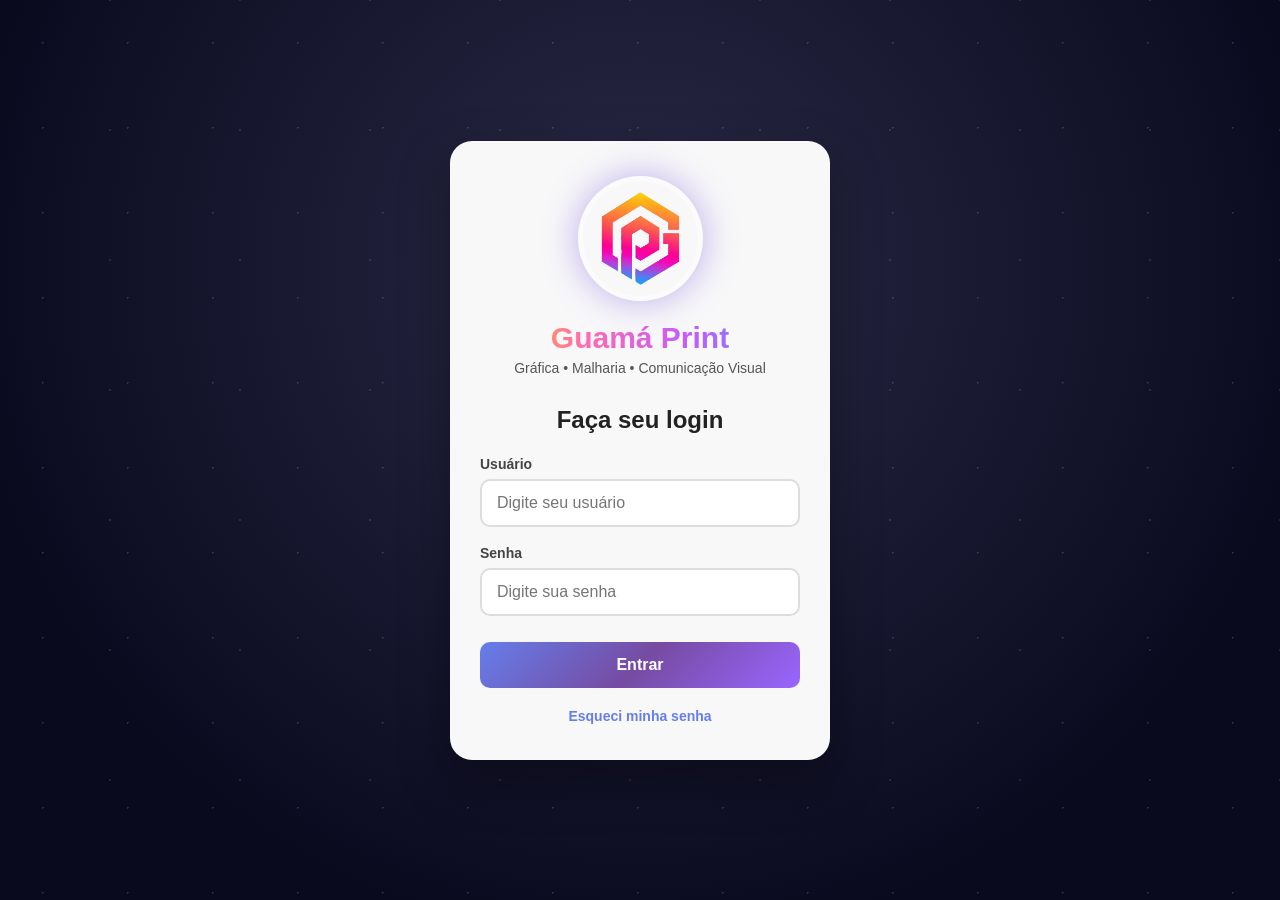
<file: index.html>
<!DOCTYPE html>
<html lang="pt-BR">

<head>
  <meta charset="UTF-8" />

  <meta
    name="viewport"
    content="width=device-width, initial-scale=1.0"
  />

  <title>Guamá Print - Login</title>

  <!-- CSS EXTERNO -->
  <link rel="stylesheet" href="style.css" />
</head>

<body>

  <div class="login-container">

    <!-- LOGO -->
    <div class="logo-circle">

      <!--
        TROQUE O CAMINHO DA IMAGEM ABAIXO
        PELO CAMINHO DA SUA LOGO
      -->

      <img
        src="logo.png"
        alt="Logo Guamá Print"
        class="logo-img"
      />

    </div>

    <!-- TEXTO -->
    <div class="company-name">
      Guamá Print
    </div>

    <p class="subtitle">
      Gráfica • Malharia • Comunicação Visual
    </p>

    <h1>
      Faça seu login
    </h1>

    <!-- FORM -->
    <form id="loginForm">

      <div class="input-group">

        <label for="usuario">
          Usuário
        </label>

        <input
          type="text"
          id="usuario"
          placeholder="Digite seu usuário"
          autocomplete="username"
          required
        />

      </div>

      <div class="input-group">

        <label for="senha">
          Senha
        </label>

        <input
          type="password"
          id="senha"
          placeholder="Digite sua senha"
          autocomplete="current-password"
          required
        />

      </div>

      <button
        type="submit"
        class="login-btn"
        id="loginBtn"
      >
        Entrar
      </button>

      <p
        class="error"
        id="errorMsg"
      >
        Usuário ou senha incorretos.
      </p>

      <p
        class="success"
        id="successMsg"
      >
        Login realizado com sucesso!
      </p>

    </form>

    <a
      href="#"
      class="forgot-password"
    >
      Esqueci minha senha
    </a>

  </div>

  <!-- JAVASCRIPT -->
  <script src="login.js"></script>

</body>

</html>
</file>
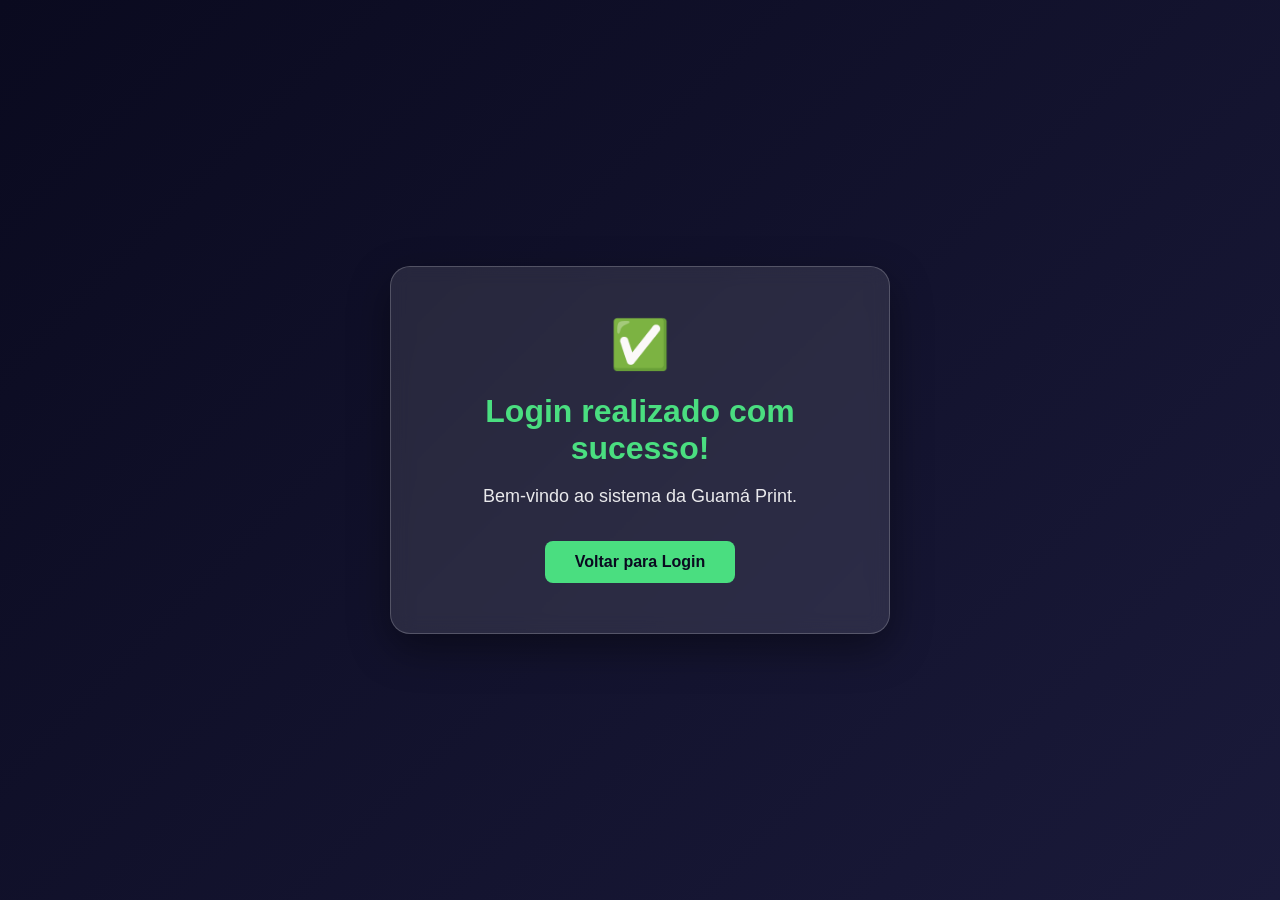
<file: dashboard.html>
<!DOCTYPE html>
<html lang="pt-BR">
<head>
  <meta charset="UTF-8">
  <meta name="viewport" content="width=device-width, initial-scale=1.0">
  <title>Guamá Print - Bem-vindo</title>
  <style>
    * { margin: 0; padding: 0; box-sizing: border-box; }

    body {
      font-family: 'Segoe UI', Tahoma, Geneva, Verdana, sans-serif;
      background: linear-gradient(135deg, #0a0a1f, #1a1a3a);
      height: 100vh;
      display: flex;
      align-items: center;
      justify-content: center;
      color: white;
      text-align: center;
      padding: 20px;
    }

    .success-container {
      background: rgba(255,255,255,0.1);
      backdrop-filter: blur(10px);
      padding: 50px 40px;
      border-radius: 20px;
      box-shadow: 0 15px 40px rgba(0, 0, 0, 0.4);
      max-width: 500px;
      border: 1px solid rgba(255,255,255,0.2);
    }

    .logo {
      font-size: 48px;
      margin-bottom: 20px;
    }

    h1 {
      font-size: 32px;
      margin-bottom: 15px;
      color: #4ade80;
    }

    p {
      font-size: 18px;
      opacity: 0.9;
      line-height: 1.6;
    }

    .btn {
      margin-top: 30px;
      padding: 12px 30px;
      background: #4ade80;
      color: #0a0a1f;
      border: none;
      border-radius: 8px;
      font-size: 16px;
      font-weight: 600;
      cursor: pointer;
    }

    .btn:hover {
      background: #22c55e;
    }
  </style>
</head>
<body>

  <div class="success-container">
    <div class="logo">✅</div>
    <h1>Login realizado com sucesso!</h1>
    <p>Bem-vindo ao sistema da Guamá Print.</p>
    <button class="btn" onclick="window.location.href='index.html'">Voltar para Login</button>
  </div>

</body>
</html>
</file>
<file: style.css>
/* =========================
   RESET
========================= */

* {
  margin: 0;
  padding: 0;
  box-sizing: border-box;
}


/* =========================
   VARIÁVEIS
========================= */

:root {
  --primary: #667eea;
  --secondary: #764ba2;
  --accent: #9966ff;

  --danger: #e74c3c;
  --success: #27ae60;

  --dark: #0a0a1f;

  --text: #222;
  --text-light: #555;

  --border: #ddd;

  --white: #ffffff;
}


/* =========================
   BODY
========================= */

body {
  font-family: 'Segoe UI', Tahoma, Geneva, Verdana, sans-serif;

  background:
    radial-gradient(
      circle at 50% 30%,
      rgba(30, 30, 60, 0.95),
      var(--dark) 75%
    );

  min-height: 100vh;

  display: flex;
  align-items: center;
  justify-content: center;

  padding: 20px;

  overflow: hidden;
  position: relative;
}


/* =========================
   FUNDO ESTRELADO
========================= */

body::before {
  content: "";

  position: absolute;
  inset: 0;

  background-image:
    radial-gradient(
      white,
      rgba(255,255,255,0.85) 1px,
      transparent 1px
    ),

    radial-gradient(
      white,
      rgba(255,255,255,0.6) 1px,
      transparent 1px
    );

  background-size:
    85px 85px,
    130px 130px;

  background-position:
    0 0,
    45px 65px;

  opacity: 0.15;

  z-index: 0;
}


/* =========================
   CONTAINER LOGIN
========================= */

.login-container {
  width: 100%;
  max-width: 380px;

  background: rgba(255,255,255,0.97);

  border-radius: 22px;

  padding: 35px 30px;

  text-align: center;

  position: relative;
  z-index: 1;

  box-shadow:
    0 20px 50px rgba(0,0,0,0.35);
}


/* =========================
   LOGO
========================= */

.logo-circle {
  width: 125px;
  height: 125px;

  margin: 0 auto 20px;

  border-radius: 50%;

  overflow: hidden;

  display: flex;
  align-items: center;
  justify-content: center;

  border: 5px solid rgba(255,255,255,0.35);

  box-shadow:
    0 0 35px rgba(120, 80, 220, 0.45);

  background: rgba(255,255,255,0.08);
}


/* IMAGEM DA LOGO */

.logo-img {
  width: 100%;
  height: 100%;

  object-fit: cover;
}


/* =========================
   TEXTOS
========================= */

.company-name {
  font-size: 30px;
  font-weight: 700;

  background:
    linear-gradient(
      90deg,
      #ffcc00,
      #ff69b4,
      #c15cff,
      #4a9cff
    );

  -webkit-background-clip: text;
  -webkit-text-fill-color: transparent;

  margin-bottom: 5px;
}

.subtitle {
  color: var(--text-light);

  font-size: 14px;

  margin-bottom: 30px;
}

h1 {
  font-size: 24px;

  color: var(--text);

  margin-bottom: 22px;
}


/* =========================
   FORMULÁRIO
========================= */

.input-group {
  text-align: left;

  margin-bottom: 18px;
}

label {
  display: block;

  margin-bottom: 7px;

  font-size: 14px;
  font-weight: 600;

  color: #444;
}

input {
  width: 100%;

  padding: 13px 15px;

  border-radius: 10px;
  border: 2px solid var(--border);

  font-size: 16px;

  transition: 0.2s ease;
}


/* INPUT FOCUS */

input:focus {
  outline: none;

  border-color: var(--primary);

  box-shadow:
    0 0 0 3px rgba(102,126,234,0.15);
}


/* =========================
   BOTÃO
========================= */

.login-btn {
  width: 100%;

  margin-top: 8px;

  padding: 14px;

  border: none;
  border-radius: 10px;

  cursor: pointer;

  color: var(--white);

  font-size: 16px;
  font-weight: 700;

  background:
    linear-gradient(
      135deg,
      var(--primary),
      var(--secondary),
      var(--accent)
    );

  transition: 0.25s ease;
}


/* HOVER */

.login-btn:hover {
  transform: translateY(-2px);

  box-shadow:
    0 10px 25px rgba(102,126,234,0.4);
}


/* BOTÃO DESABILITADO */

.login-btn:disabled {
  opacity: 0.7;

  cursor: wait;
}


/* =========================
   MENSAGENS
========================= */

.error {
  display: none;

  margin-top: 14px;

  color: var(--danger);

  font-size: 14px;
  font-weight: 500;
}

.success {
  display: none;

  margin-top: 14px;

  color: var(--success);

  font-size: 14px;
  font-weight: 500;
}


/* =========================
   LINK ESQUECI SENHA
========================= */

.forgot-password {
  display: inline-block;

  margin-top: 20px;

  text-decoration: none;

  color: var(--primary);

  font-size: 14px;
  font-weight: 600;

  transition: 0.2s ease;
}


/* HOVER */

.forgot-password:hover {
  color: var(--secondary);
}


/* =========================
   RESPONSIVO
========================= */

@media (max-width: 480px) {

  .login-container {
    padding: 30px 24px;
  }

  .logo-circle {
    width: 110px;
    height: 110px;
  }

  .company-name {
    font-size: 26px;
  }

}
</file>
